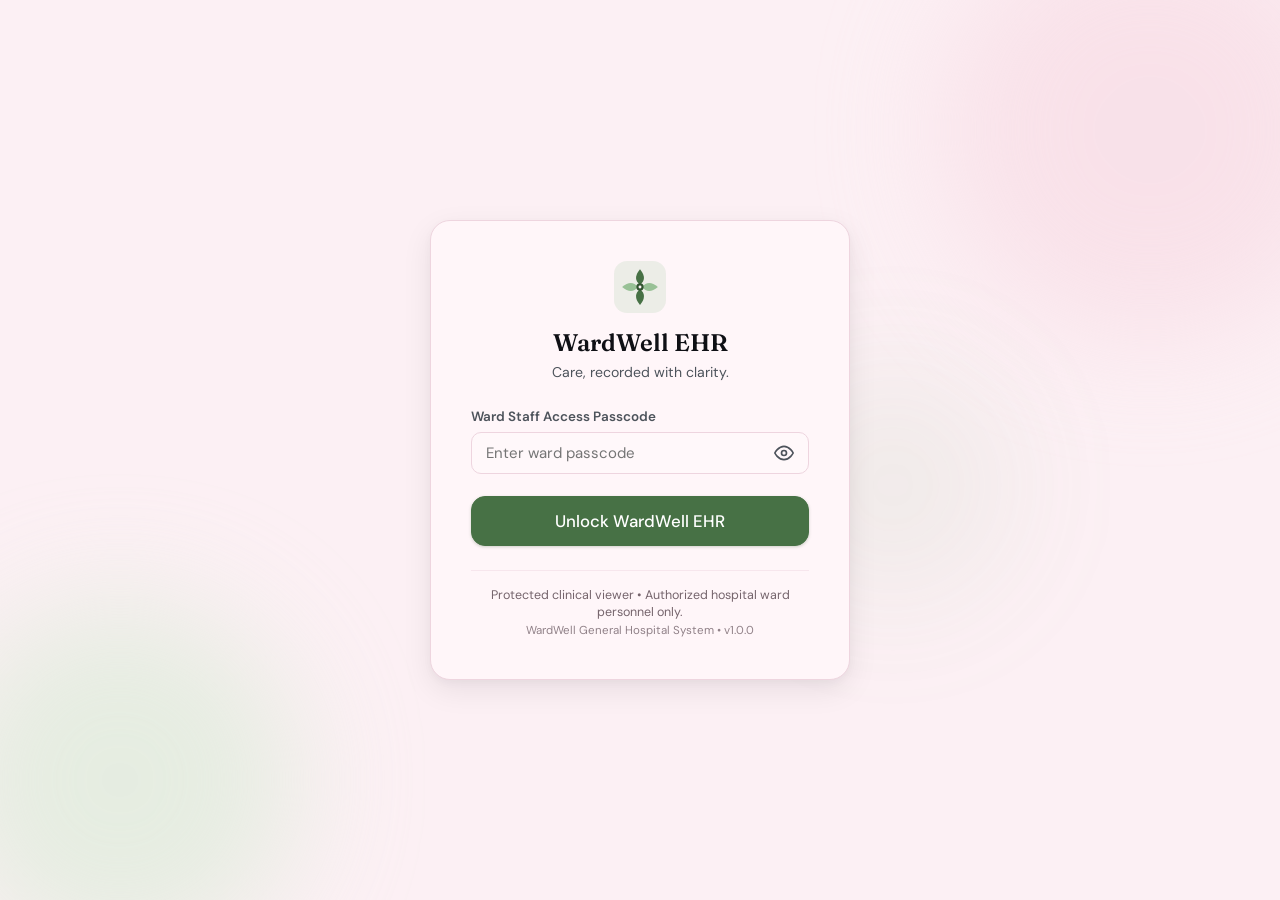
<file: index.html>
<!DOCTYPE html>
<html lang="en">
<head>
  <meta charset="UTF-8" />
  <meta name="viewport" content="width=device-width, initial-scale=1.0, maximum-scale=5.0, viewport-fit=cover" />
  <meta http-equiv="X-UA-Compatible" content="ie=edge" />

  <title>WardWell EHR — WardWell General Hospital</title>
  <meta name="description" content="WardWell EHR: A visual prototype Electronic Health Record system for hospital ward care documentation and management." />
  <meta name="theme-color" content="#3f603d" />

  <!-- Open Graph -->
  <meta property="og:title" content="WardWell EHR — Electronic Health Record Prototype" />
  <meta property="og:description" content="Care, recorded with clarity. Visual prototype EHR for WardWell General Hospital." />
  <meta property="og:type" content="website" />

  <!-- Favicon -->
  <link rel="icon" type="image/svg+xml" href="assets/favicon.svg" />

  <!-- Stylesheets -->
  <link rel="stylesheet" href="css/base.css?v=2.1" />
  <link rel="stylesheet" href="css/components.css?v=2.1" />
  <link rel="stylesheet" href="css/layout.css?v=2.1" />
  <link rel="stylesheet" href="css/forms.css?v=2.1" />
  <link rel="stylesheet" href="css/print.css?v=2.1" />
</head>
<body>
  <!-- Mount Root -->
  <div id="app"></div>

  <!-- Application Bootstrap -->
  <script type="module" src="js/app.js?v=2.1"></script>
</body>
</html>
</file>
<file: css/base.css>
/* WardWell EHR - Base Styles & Design Tokens */
@import url('https://fonts.googleapis.com/css2?family=DM+Sans:ital,opsz,wght@0,9..40,300..800;1,9..40,300..800&family=Fraunces:ital,opsz,wght@0,9..144,400..700;1,9..144,400..700&family=JetBrains+Mono:wght@400;500&display=swap');

:root {
  /* Core Brand Tokens */
  --blush: #f7d8e2;
  --cream: #fff6f9;
  --sage-light: #d7ebd5;
  --sage: #98c196;
  --ink: #0f1015;
  --mist: #f7e7ee;

  /* Derived & Accessible Semantic Tokens (Light Theme) */
  --sage-dark: #477145;       /* Pastel-harmonized sage for text & bold accents (passes AA) */
  --sage-darker: #325430;
  --sage-hover: #88b386;
  --sage-subtle: rgba(152, 193, 150, 0.18);
  --blush-subtle: rgba(247, 216, 226, 0.45);
  --blush-dark: #8c4258;

  /* Semantic UI State Tokens - Light Pastel Pink Surfaces */
  --bg-app: #fcf0f4;           /* Soft airy light pastel pink page backdrop */
  --bg-surface: #fff6f9;       /* Luminous light pastel pink surface replacing white */
  --bg-surface-elevated: #fffafc;
  --bg-input: #fff8fa;
  --bg-table-header: #fce4ec;
  --bg-table-zebra: #fdf4f7;
  --border-color: #eed5df;
  --border-light: #f7e6ed;
  --border-focus: #98c196;

  --text-primary: #0f1015;
  --text-secondary: #4d535b;
  --text-muted: #75646c;
  --text-inverse: #ffffff;

  /* Status Colors (Pastel clinical shades) */
  --status-admitted-bg: #ecf7ec;
  --status-admitted-text: #245e28;
  --status-admitted-border: #bfe3bc;
  --status-discharged-bg: #f4eaef;
  --status-discharged-text: #594d54;
  --status-discharged-border: #e6d3db;
  --status-fordischarge-bg: #fef7ec;
  --status-fordischarge-text: #925400;
  --status-fordischarge-border: #fbd38d;
  --status-critical-bg: #fde8e8;
  --status-critical-text: #9b1c1c;
  --status-critical-border: #f8b4b4;

  /* Shadows & Radii */
  --radius-sm: 6px;
  --radius-md: 10px;
  --radius-lg: 14px;
  --radius-xl: 20px;
  --radius-full: 9999px;

  --shadow-xs: 0 1px 2px rgba(15, 16, 21, 0.03);
  --shadow-sm: 0 1px 3px rgba(15, 16, 21, 0.05), 0 1px 2px rgba(15, 16, 21, 0.03);
  --shadow-md: 0 4px 14px rgba(15, 16, 21, 0.06), 0 1px 4px rgba(15, 16, 21, 0.02);
  --shadow-lg: 0 10px 30px rgba(15, 16, 21, 0.08), 0 3px 8px rgba(15, 16, 21, 0.03);
  --shadow-modal: 0 24px 50px rgba(15, 16, 21, 0.18), 0 6px 16px rgba(15, 16, 21, 0.08);

  /* Typography */
  --font-sans: 'DM Sans', -apple-system, BlinkMacSystemFont, 'Segoe UI', Roboto, Helvetica, Arial, sans-serif;
  --font-serif: 'Fraunces', Georgia, serif;
  --font-mono: 'JetBrains Mono', SFMono-Regular, Menlo, Monaco, Consolas, monospace;

  --transition-fast: 150ms cubic-bezier(0.4, 0, 0.2, 1);
  --transition-normal: 250ms cubic-bezier(0.4, 0, 0.2, 1);
  --transition-smooth: 350ms cubic-bezier(0.16, 1, 0.3, 1);
}

/* Reset */
*, *::before, *::after {
  box-sizing: border-box;
  margin: 0;
  padding: 0;
}

html {
  font-size: 16px;
  font-family: var(--font-sans);
  color: var(--text-primary);
  background-color: var(--bg-app);
  line-height: 1.5;
  -webkit-font-smoothing: antialiased;
  -moz-osx-font-smoothing: grayscale;
  scroll-behavior: smooth;
}

body {
  min-height: 100vh;
  display: flex;
  flex-direction: column;
  overflow-x: hidden;
  background-color: var(--bg-app);
  color: var(--text-primary);
}

/* Typography Scale */
h1, h2, h3, h4, h5, h6 {
  font-family: var(--font-serif);
  color: var(--text-primary);
  line-height: 1.25;
  font-weight: 600;
}

h1 { font-size: 1.85rem; }
h2 { font-size: 1.5rem; }
h3 { font-size: 1.25rem; }
h4 { font-size: 1.05rem; }

p, span, li, td, th, input, textarea, select, button {
  font-family: var(--font-sans);
}

a {
  color: var(--sage-dark);
  text-decoration: none;
  transition: color var(--transition-fast);
}
a:hover {
  text-decoration: underline;
}

button, input, select, textarea {
  font-size: 0.9375rem;
  color: inherit;
  outline: none;
}

button {
  cursor: pointer;
  border: none;
  background: none;
}

/* Visible Focus Outline for WCAG AA */
:focus-visible {
  outline: 2px solid var(--border-focus);
  outline-offset: 2px;
}

/* Accessibility: Reduced Motion */
@media (prefers-reduced-motion: reduce) {
  *, *::before, *::after {
    animation-duration: 0.01ms !important;
    animation-iteration-count: 1 !important;
    transition-duration: 0.01ms !important;
    scroll-behavior: auto !important;
  }
}

/* ==========================================================================
   MOBILE NATIVE BASELINE (Safe Area & Input Zoom Prevention)
   ========================================================================== */
@media (max-width: 768px) {
  /* Prevent iOS Safari unwanted auto-zoom when tapping inputs */
  input, select, textarea, .form-control {
    font-size: 16px !important;
  }

  /* Smooth native momentum scrolling */
  body {
    -webkit-overflow-scrolling: touch;
    overscroll-behavior-y: none;
  }
}
</file>
<file: css/components.css>
/* WardWell EHR - Component Library */

/* ==========================================================================
   BUTTONS
   ========================================================================== */
.btn {
  display: inline-flex;
  align-items: center;
  justify-content: center;
  gap: 0.5rem;
  min-height: 44px; /* Fitts's law target size */
  padding: 0.55rem 1.15rem;
  font-weight: 500;
  font-size: 0.9375rem;
  border-radius: var(--radius-md);
  border: 1px solid transparent;
  transition: all var(--transition-fast);
  white-space: nowrap;
  user-select: none;
  text-decoration: none;
}

.btn:active {
  transform: translateY(1px);
}

.btn:disabled {
  opacity: 0.55;
  cursor: not-allowed;
  transform: none;
}

/* Primary Button: Dark Sage background with white text (Contrast > 4.5:1 WCAG AA) */
.btn-primary {
  background-color: var(--sage-dark);
  color: #ffffff;
  border-color: var(--sage-dark);
  box-shadow: 0 1px 3px rgba(63, 96, 61, 0.25);
}

.btn-primary:hover:not(:disabled) {
  background-color: var(--sage-darker);
  border-color: var(--sage-darker);
}

/* Secondary Button */
.btn-secondary {
  background-color: var(--sage-subtle);
  color: var(--sage-dark);
  border-color: var(--sage-light);
}

.btn-secondary:hover:not(:disabled) {
  background-color: var(--sage-light);
  color: var(--ink);
}

/* Outline Button */
.btn-outline {
  background-color: transparent;
  color: var(--text-primary);
  border-color: var(--border-color);
}

.btn-outline:hover:not(:disabled) {
  background-color: var(--bg-surface-elevated);
  border-color: var(--sage);
}

/* Ghost Button */
.btn-ghost {
  background-color: transparent;
  color: var(--text-secondary);
}

.btn-ghost:hover:not(:disabled) {
  background-color: var(--sage-subtle);
  color: var(--text-primary);
}

/* Danger Button */
.btn-danger {
  background-color: var(--status-critical-bg);
  color: var(--status-critical-text);
  border-color: var(--status-critical-border);
}

.btn-danger:hover:not(:disabled) {
  background-color: #fbd5d5;
}

/* Button Sizes */
.btn-sm {
  min-height: 34px;
  padding: 0.35rem 0.75rem;
  font-size: 0.84rem;
  border-radius: var(--radius-sm);
}

.btn-lg {
  min-height: 50px;
  padding: 0.75rem 1.5rem;
  font-size: 1.05rem;
  border-radius: var(--radius-lg);
}

.btn-icon {
  width: 44px;
  height: 44px;
  min-height: 44px;
  padding: 0;
  border-radius: var(--radius-md);
}

.btn-icon.btn-sm {
  width: 34px;
  height: 34px;
  min-height: 34px;
}

/* ==========================================================================
   INPUTS & FORM CONTROLS
   ========================================================================== */
.form-group {
  display: flex;
  flex-direction: column;
  gap: 0.35rem;
  margin-bottom: 0.85rem;
}

.form-label {
  font-size: 0.84rem;
  font-weight: 600;
  color: var(--text-secondary);
  display: flex;
  align-items: center;
  gap: 0.25rem;
}

.form-label .required {
  color: var(--status-critical-text);
}

.form-control {
  width: 100%;
  min-height: 42px;
  padding: 0.55rem 0.85rem;
  background-color: var(--bg-input);
  border: 1px solid var(--border-color);
  border-radius: var(--radius-md);
  color: var(--text-primary);
  font-size: 0.9375rem;
  transition: border-color var(--transition-fast), box-shadow var(--transition-fast), background-color var(--transition-fast);
}

.form-control:focus {
  border-color: var(--border-focus);
  box-shadow: 0 0 0 3px var(--sage-subtle);
  background-color: var(--bg-surface);
}

.form-control:disabled, .form-control[readonly] {
  background-color: var(--mist);
  opacity: 0.85;
  cursor: default;
}

textarea.form-control {
  min-height: 80px;
  resize: vertical;
  line-height: 1.45;
}

select.form-control {
  appearance: none;
  background-image: url("data:image/svg+xml;charset=UTF-8,%3csvg xmlns='http://www.w3.org/2000/svg' viewBox='0 0 24 24' fill='none' stroke='%2352575e' stroke-width='2' stroke-linecap='round' stroke-linejoin='round'%3e%3cpolyline points='6 9 12 15 18 9'%3e%3c/polyline%3e%3c/svg%3e");
  background-repeat: no-repeat;
  background-position: right 0.75rem center;
  background-size: 1.1em;
  padding-right: 2.25rem;
}

/* Checkbox & Radio */
.checkbox-label, .radio-label {
  display: inline-flex;
  align-items: center;
  gap: 0.55rem;
  cursor: pointer;
  font-size: 0.9rem;
  color: var(--text-primary);
  user-select: none;
  min-height: 28px;
}

input[type="checkbox"], input[type="radio"] {
  width: 18px;
  height: 18px;
  accent-color: var(--sage-dark);
  cursor: pointer;
}

/* Error text */
.field-error {
  font-size: 0.78rem;
  color: var(--status-critical-text);
  display: none;
}
.has-error .field-error {
  display: block;
}
.has-error .form-control {
  border-color: var(--status-critical-border);
  background-color: var(--status-critical-bg);
}

/* ==========================================================================
   BADGES & STATUS
   ========================================================================== */
.badge {
  display: inline-flex;
  align-items: center;
  gap: 0.45rem;
  padding: 0.28rem 0.75rem;
  border-radius: var(--radius-full);
  font-size: 0.74rem;
  font-weight: 700;
  letter-spacing: 0.04em;
  text-transform: uppercase;
  white-space: nowrap;
  flex-shrink: 0;
  line-height: 1.1;
  border: 1px solid transparent;
  box-shadow: 0 1px 2px rgba(15, 16, 21, 0.04);
}

.badge::before {
  content: '';
  display: inline-block;
  width: 6px;
  height: 6px;
  border-radius: 50%;
  flex-shrink: 0;
  background-color: currentColor;
}

.badge-admitted {
  background-color: var(--status-admitted-bg);
  color: var(--status-admitted-text);
  border-color: var(--status-admitted-border);
}

.badge-discharged {
  background-color: var(--status-discharged-bg);
  color: var(--status-discharged-text);
  border-color: var(--status-discharged-border);
}

.badge-fordischarge {
  background-color: var(--status-fordischarge-bg);
  color: var(--status-fordischarge-text);
  border-color: var(--status-fordischarge-border);
}

.badge-abnormal {
  background-color: var(--status-critical-bg);
  color: var(--status-critical-text);
  border: 1px solid var(--status-critical-border);
}

.badge-tag {
  background-color: var(--sage-subtle);
  color: var(--sage-dark);
  font-size: 0.75rem;
  padding: 0.2rem 0.5rem;
  border-radius: var(--radius-sm);
  font-weight: 500;
  text-transform: none;
}

/* ==========================================================================
   STAT CARDS
   ========================================================================== */
.stats-grid {
  display: grid;
  grid-template-columns: repeat(auto-fit, minmax(200px, 1fr));
  gap: 1rem;
  margin-bottom: 1.5rem;
}

.stat-card {
  background-color: var(--bg-surface);
  border: 1px solid var(--border-color);
  border-radius: var(--radius-lg);
  padding: 1.25rem 1.5rem;
  display: flex;
  flex-direction: column;
  gap: 0.25rem;
  box-shadow: var(--shadow-sm);
  transition: transform var(--transition-fast), box-shadow var(--transition-fast);
}

.stat-card:hover {
  transform: translateY(-2px);
  box-shadow: var(--shadow-md);
}

.stat-label {
  font-size: 0.82rem;
  font-weight: 600;
  color: var(--text-secondary);
  text-transform: uppercase;
  letter-spacing: 0.05em;
}

.stat-value {
  font-family: var(--font-serif);
  font-size: 2.2rem;
  font-weight: 700;
  color: var(--text-primary);
  line-height: 1.1;
}

.stat-card.accent {
  background: linear-gradient(135deg, var(--bg-surface), var(--sage-subtle));
  border-color: var(--sage-light);
}

/* ==========================================================================
   CLINICAL TABLES
   ========================================================================== */
.table-responsive {
  width: 100%;
  overflow-x: auto;
  border-radius: var(--radius-md);
  border: 1px solid var(--border-color);
  background-color: var(--bg-surface);
  -webkit-overflow-scrolling: touch;
}

.data-table {
  width: 100%;
  border-collapse: collapse;
  text-align: left;
  font-size: 0.88rem;
}

.data-table th {
  background-color: var(--bg-table-header);
  color: var(--text-primary);
  font-weight: 600;
  padding: 0.75rem 1rem;
  border-bottom: 1px solid var(--border-color);
  white-space: nowrap;
}

.data-table td {
  padding: 0.85rem 1rem;
  border-bottom: 1px solid var(--border-light);
  color: var(--text-primary);
  vertical-align: middle;
}

.data-table tr:last-child td {
  border-bottom: none;
}

.data-table tr:hover td {
  background-color: var(--blush-subtle);
}

.data-table .highlight {
  background-color: #fff3bf;
  color: #111;
  padding: 0.1em 0.3em;
  border-radius: 2px;
  font-weight: 600;
}

/* Specific Clinical Columns & Truncation */
.data-table .col-doctor {
  max-width: 175px;
  overflow: hidden;
  text-overflow: ellipsis;
  white-space: nowrap;
}

.data-table .col-diagnosis {
  max-width: 195px;
  overflow: hidden;
  text-overflow: ellipsis;
  white-space: nowrap;
}

/* Status Column: Centered */
.data-table th.col-status,
.data-table td.col-status {
  text-align: center;
  white-space: nowrap;
}

.data-table td.col-status .badge {
  margin: 0 auto;
}

/* Actions Column: Centered */
.data-table th.col-actions,
.data-table td.col-actions {
  text-align: center;
  white-space: nowrap;
  padding: 0.75rem 1rem;
  width: 90px;
}

.row-actions-cluster {
  display: inline-flex;
  align-items: center;
  justify-content: center;
  gap: 0.25rem;
  margin: 0 auto;
}
}

.row-actions-cluster .btn-icon {
  width: 30px;
  height: 30px;
  border-radius: var(--radius-sm);
  color: var(--text-secondary);
  transition: all var(--transition-fast);
}

.row-actions-cluster .action-btn-chart:hover {
  background-color: var(--sage-subtle);
  color: var(--sage-dark);
}

.row-actions-cluster .edit-patient-btn:hover {
  background-color: #f0f4f8;
  color: #1a56db;
}

.row-actions-cluster .del-patient-btn:hover {
  background-color: var(--status-critical-bg);
  color: var(--status-critical-text);
}

/* ==========================================================================
   MODALS & CONFIRM DIALOGS
   ========================================================================== */
.modal-backdrop {
  position: fixed;
  inset: 0;
  background-color: rgba(15, 16, 21, 0.6);
  backdrop-filter: blur(4px);
  display: flex;
  align-items: center;
  justify-content: center;
  padding: 1rem;
  z-index: 1000;
  opacity: 0;
  visibility: hidden;
  transition: opacity var(--transition-normal), visibility var(--transition-normal);
}

.modal-backdrop.active {
  opacity: 1;
  visibility: visible;
}

.modal-container {
  background-color: var(--bg-surface);
  border-radius: var(--radius-lg);
  box-shadow: var(--shadow-modal);
  border: 1px solid var(--border-color);
  width: 100%;
  max-width: 600px;
  max-height: 90vh;
  display: flex;
  flex-direction: column;
  transform: translateY(20px) scale(0.97);
  transition: transform var(--transition-smooth);
  overflow: hidden;
}

.modal-backdrop.active .modal-container {
  transform: translateY(0) scale(1);
}

.modal-container.modal-lg {
  max-width: 860px;
}

.modal-container.modal-xl {
  max-width: 1100px;
}

.modal-header {
  padding: 1.15rem 1.5rem;
  display: flex;
  align-items: center;
  justify-content: space-between;
  border-bottom: 1px solid var(--border-light);
}

.modal-title {
  font-size: 1.25rem;
  font-family: var(--font-serif);
}

.modal-body {
  padding: 1.5rem;
  overflow-y: auto;
  flex: 1;
}

.modal-footer {
  padding: 1rem 1.5rem;
  border-top: 1px solid var(--border-light);
  display: flex;
  align-items: center;
  justify-content: flex-end;
  gap: 0.75rem;
  background-color: var(--bg-app);
}

/* ==========================================================================
   TOAST NOTIFICATIONS
   ========================================================================== */
.toast-container {
  position: fixed;
  bottom: 1.5rem;
  right: 1.5rem;
  display: flex;
  flex-direction: column;
  gap: 0.65rem;
  z-index: 2000;
  max-width: 420px;
  width: calc(100vw - 3rem);
  pointer-events: none;
}

.toast {
  pointer-events: auto;
  background-color: var(--bg-surface-elevated);
  color: var(--text-primary);
  border-radius: var(--radius-md);
  border: 1px solid var(--border-color);
  box-shadow: var(--shadow-lg);
  padding: 0.85rem 1rem;
  display: flex;
  align-items: flex-start;
  gap: 0.75rem;
  transform: translateY(20px);
  opacity: 0;
  transition: transform var(--transition-normal), opacity var(--transition-normal);
}

.toast.show {
  transform: translateY(0);
  opacity: 1;
}

.toast-icon {
  flex-shrink: 0;
  width: 20px;
  height: 20px;
  margin-top: 2px;
}

.toast-content {
  flex: 1;
  font-size: 0.88rem;
  line-height: 1.4;
}

.toast-title {
  font-weight: 600;
  margin-bottom: 0.15rem;
}

.toast-close {
  flex-shrink: 0;
  opacity: 0.6;
  padding: 2px;
}
.toast-close:hover {
  opacity: 1;
}

.toast-undo-btn {
  margin-left: 0.5rem;
  font-weight: 700;
  color: var(--sage-dark);
  text-decoration: underline;
  cursor: pointer;
  background: none;
  border: none;
  font-size: 0.85rem;
}

.toast-success .toast-icon { color: var(--sage-dark); }
.toast-error .toast-icon { color: var(--status-critical-text); }
.toast-warning .toast-icon { color: var(--status-fordischarge-text); }
.toast-info .toast-icon { color: var(--sage); }

/* ==========================================================================
   SKELETON LOADERS
   ========================================================================== */
.skeleton {
  background: linear-gradient(90deg, var(--border-light) 25%, var(--mist) 50%, var(--border-light) 75%);
  background-size: 200% 100%;
  animation: skeleton-pulse 1.5s infinite;
  border-radius: var(--radius-sm);
}

@keyframes skeleton-pulse {
  0% { background-position: 200% 0; }
  100% { background-position: -200% 0; }
}

/* ==========================================================================
   AVATAR INITIALS
   ========================================================================== */
.avatar {
  width: 40px;
  height: 40px;
  border-radius: 50%;
  display: inline-flex;
  align-items: center;
  justify-content: center;
  font-weight: 600;
  font-size: 0.88rem;
  background-color: var(--sage-light);
  color: var(--sage-darker);
  flex-shrink: 0;
}

/* ==========================================================================
   MOBILE NATIVE COMPONENTS (Bottom Sheet Modals & Mobile Touch Ergonomics)
   ========================================================================== */
@media (max-width: 600px) {
  /* Modals as Native Slide-Up Bottom Sheets */
  .modal-backdrop {
    align-items: flex-end;
    padding: 0;
  }

  .modal-container {
    max-width: 100% !important;
    width: 100%;
    max-height: 88vh;
    border-radius: 22px 22px 0 0;
    border-bottom: none;
    border-left: none;
    border-right: none;
    padding-bottom: max(1.25rem, env(safe-area-inset-bottom, 1.25rem));
    transform: translateY(100%);
    transition: transform var(--transition-smooth);
    box-shadow: 0 -8px 30px rgba(15, 16, 21, 0.18);
  }

  .modal-backdrop.active .modal-container {
    transform: translateY(0);
  }

  /* Native Drag Handle Indicator */
  .modal-container::before {
    content: '';
    display: block;
    width: 42px;
    height: 4.5px;
    background-color: var(--border-color);
    border-radius: var(--radius-full);
    margin: 10px auto 4px;
    flex-shrink: 0;
  }

  .modal-header {
    padding: 0.75rem 1.25rem 0.65rem;
  }

  .modal-body {
    padding: 1rem 1.25rem;
    overflow-y: auto;
    -webkit-overflow-scrolling: touch;
  }

  .modal-footer {
    padding: 0.85rem 1.25rem;
    flex-direction: column-reverse;
    gap: 0.5rem;
  }

  .modal-footer .btn {
    width: 100%;
    min-height: 46px;
    justify-content: center;
    font-size: 0.95rem;
  }

  /* Safe Area Anchored Toasts */
  .toast-container {
    bottom: max(1rem, env(safe-area-inset-bottom, 1rem));
    right: 1rem;
    left: 1rem;
    width: auto;
    max-width: none;
    align-items: center;
  }

  .toast {
    width: 100%;
    max-width: 440px;
    border-radius: var(--radius-md);
  }
}
</file>
<file: css/layout.css>
/* WardWell EHR - Layout and Responsive Structure */

/* ==========================================================================
   APP SHELL
   ========================================================================== */
#app {
  min-height: 100vh;
  display: flex;
  flex-direction: column;
}

/* Header */
.app-header {
  position: sticky;
  top: 0;
  z-index: 100;
  background-color: var(--bg-surface);
  border-bottom: 1px solid var(--border-color);
  padding: 0.75rem 1.5rem;
  display: flex;
  align-items: center;
  justify-content: space-between;
  gap: 1rem;
  box-shadow: var(--shadow-sm);
}

.brand-wrapper {
  display: flex;
  align-items: center;
  gap: 0.75rem;
  cursor: pointer;
  text-decoration: none;
}

.brand-logo-img {
  height: 38px;
  width: auto;
}

.header-actions {
  display: flex;
  align-items: center;
  gap: 0.5rem;
}

/* ==========================================================================
   LOGIN SCREEN
   ========================================================================== */
.login-screen {
  position: fixed;
  inset: 0;
  z-index: 1000;
  background-color: var(--bg-app);
  display: flex;
  align-items: center;
  justify-content: center;
  padding: 1.5rem;
  overflow: hidden;
}

/* Subtle animated background shapes using palette */
.login-bg-shapes {
  position: absolute;
  inset: 0;
  overflow: hidden;
  pointer-events: none;
}

.login-shape {
  position: absolute;
  border-radius: 50%;
  filter: blur(60px);
  opacity: 0.6;
  animation: float-shape 14s ease-in-out infinite alternate;
}

.shape-1 {
  width: 420px;
  height: 420px;
  background-color: var(--blush);
  top: -80px;
  right: -80px;
}

.shape-2 {
  width: 360px;
  height: 360px;
  background-color: var(--sage-light);
  bottom: -60px;
  left: -60px;
  animation-duration: 18s;
  animation-direction: alternate-reverse;
}

.shape-3 {
  width: 250px;
  height: 250px;
  background-color: var(--sage-subtle);
  top: 40%;
  left: 60%;
  animation-duration: 22s;
}

@keyframes float-shape {
  0% { transform: translate(0, 0) scale(1); }
  50% { transform: translate(30px, -20px) scale(1.05); }
  100% { transform: translate(-20px, 30px) scale(0.95); }
}

.login-card {
  position: relative;
  z-index: 2;
  background-color: var(--bg-surface);
  border: 1px solid var(--border-color);
  border-radius: var(--radius-xl);
  box-shadow: var(--shadow-lg);
  padding: 2.5rem;
  width: 100%;
  max-width: 420px;
  display: flex;
  flex-direction: column;
  gap: 1.5rem;
  text-align: center;
  transition: transform var(--transition-fast);
}

.login-card.shake {
  animation: shake 0.4s cubic-bezier(0.36, 0.07, 0.19, 0.97) both;
}

@keyframes shake {
  10%, 90% { transform: translate3d(-2px, 0, 0); }
  20%, 80% { transform: translate3d(4px, 0, 0); }
  30%, 50%, 70% { transform: translate3d(-6px, 0, 0); }
  40%, 60% { transform: translate3d(6px, 0, 0); }
}

.login-logo {
  margin: 0 auto;
  height: 52px;
}

.login-header h1 {
  font-size: 1.5rem;
  margin-top: 0.5rem;
  color: var(--text-primary);
}

.login-header p {
  color: var(--text-secondary);
  font-size: 0.88rem;
  margin-top: 0.25rem;
}

.password-input-wrap {
  position: relative;
  display: flex;
  align-items: center;
}

.password-input-wrap input {
  padding-right: 2.75rem;
}

.pwd-toggle-btn {
  position: absolute;
  right: 0.5rem;
  width: 34px;
  height: 34px;
  display: flex;
  align-items: center;
  justify-content: center;
  color: var(--text-secondary);
  border-radius: var(--radius-sm);
}

.pwd-toggle-btn:hover {
  color: var(--text-primary);
}

/* ==========================================================================
   PATIENT LIST VIEW
   ========================================================================== */
.main-container {
  flex: 1;
  max-width: 1360px;
  width: 100%;
  margin: 0 auto;
  padding: 1.5rem;
}

.list-header-row {
  display: flex;
  align-items: center;
  justify-content: space-between;
  flex-wrap: wrap;
  gap: 1rem;
  margin-bottom: 1.5rem;
}

.search-filters-bar {
  display: flex;
  flex-wrap: wrap;
  gap: 0.75rem;
  align-items: center;
  justify-content: space-between;
  margin-bottom: 1.25rem;
  background-color: var(--bg-surface);
  padding: 0.85rem 1rem;
  border-radius: var(--radius-lg);
  border: 1px solid var(--border-color);
  box-shadow: var(--shadow-sm);
}

.search-input-wrap {
  position: relative;
  flex: 1;
  min-width: 260px;
}

.search-icon {
  position: absolute;
  left: 0.85rem;
  top: 50%;
  transform: translateY(-50%);
  color: var(--text-muted);
  pointer-events: none;
}

.search-input-wrap input {
  padding-left: 2.5rem;
  padding-right: 3rem;
  height: 42px;
}

.search-shortcut-hint {
  position: absolute;
  right: 0.85rem;
  top: 50%;
  transform: translateY(-50%);
  padding: 0.15rem 0.4rem;
  border-radius: var(--radius-sm);
  background-color: var(--mist);
  color: var(--text-muted);
  font-size: 0.75rem;
  font-family: var(--font-mono);
  pointer-events: none;
  border: 1px solid var(--border-color);
}

.filter-tabs {
  display: flex;
  gap: 0.25rem;
  background-color: var(--mist);
  padding: 3px;
  border-radius: var(--radius-md);
}

.filter-tab-btn {
  padding: 0.4rem 0.85rem;
  font-size: 0.82rem;
  font-weight: 600;
  border-radius: var(--radius-sm);
  color: var(--text-secondary);
  transition: all var(--transition-fast);
}

.filter-tab-btn.active {
  background-color: var(--bg-surface);
  color: var(--text-primary);
  box-shadow: var(--shadow-sm);
}

.sort-select-wrap {
  display: flex;
  align-items: center;
  gap: 0.5rem;
}

/* Patient cards on mobile */
.patient-cards-mobile {
  display: none;
  flex-direction: column;
  gap: 0.85rem;
}

.patient-card-item {
  background-color: var(--bg-surface);
  border: 1px solid var(--border-color);
  border-radius: var(--radius-md);
  padding: 1rem;
  display: flex;
  flex-direction: column;
  gap: 0.75rem;
  box-shadow: var(--shadow-sm);
}

.card-top {
  display: flex;
  align-items: center;
  justify-content: space-between;
  gap: 0.75rem;
}

.card-patient-info {
  display: flex;
  align-items: center;
  gap: 0.75rem;
}

.card-actions {
  display: flex;
  gap: 0.5rem;
  border-top: 1px solid var(--border-light);
  padding-top: 0.65rem;
  justify-content: flex-end;
}

/* Pagination */
.pagination-bar {
  display: flex;
  align-items: center;
  justify-content: space-between;
  margin-top: 1.25rem;
  padding: 0.5rem 0;
  flex-wrap: wrap;
  gap: 0.75rem;
}

.pagination-controls {
  display: flex;
  align-items: center;
  gap: 0.35rem;
}

/* ==========================================================================
   PATIENT RECORD VIEW (CHART)
   ========================================================================== */
/* Sticky Patient Banner */
.patient-banner {
  position: sticky;
  top: 57px;
  z-index: 90;
  background: linear-gradient(180deg, var(--bg-surface) 0%, var(--bg-app) 100%);
  border-bottom: 2px solid var(--border-color);
  padding: 0.95rem 1.75rem;
  display: flex;
  align-items: center;
  justify-content: space-between;
  flex-wrap: wrap;
  gap: 1.25rem;
  box-shadow: 0 2px 10px rgba(15, 16, 21, 0.04);
}

.patient-banner-main {
  display: flex;
  align-items: center;
  gap: 1.15rem;
}

.banner-name {
  font-family: var(--font-serif);
  font-size: 1.4rem;
  font-weight: 700;
  color: var(--text-primary);
  display: flex;
  align-items: center;
  flex-wrap: wrap;
  gap: 0.75rem;
}

.banner-sub {
  font-size: 0.86rem;
  color: var(--text-secondary);
  display: flex;
  align-items: center;
  gap: 1.25rem;
  flex-wrap: wrap;
  margin-top: 0.15rem;
}

.allergy-pill {
  background-color: #fde8e8;
  color: #9b1c1c;
  border: 1px solid #f8b4b4;
  padding: 0.2rem 0.6rem;
  border-radius: var(--radius-sm);
  font-weight: 700;
  font-size: 0.78rem;
  display: inline-flex;
  align-items: center;
  gap: 0.35rem;
}

.banner-actions {
  display: flex;
  align-items: center;
  gap: 0.5rem;
}

/* Chart Workspace Layout: Sidebar + Main Content */
.chart-workspace {
  display: grid;
  grid-template-columns: 280px 1fr;
  min-height: calc(100vh - 120px);
}

/* Forms Sidebar */
.chart-sidebar {
  background-color: var(--bg-surface);
  border-right: 1px solid var(--border-color);
  padding: 1.25rem 0.75rem;
  display: flex;
  flex-direction: column;
  gap: 0.35rem;
  position: sticky;
  top: 120px;
  height: calc(100vh - 120px);
  overflow-y: auto;
}

.sidebar-title {
  font-size: 0.75rem;
  text-transform: uppercase;
  letter-spacing: 0.08em;
  font-weight: 700;
  color: var(--text-muted);
  padding: 0.25rem 0.75rem 0.5rem;
}

.form-nav-item {
  display: flex;
  align-items: center;
  justify-content: space-between;
  padding: 0.65rem 0.85rem;
  border-radius: var(--radius-md);
  font-size: 0.875rem;
  font-weight: 500;
  color: var(--text-secondary);
  cursor: pointer;
  transition: all var(--transition-fast);
  text-decoration: none;
}

.form-nav-item:hover {
  background-color: var(--blush-subtle);
  color: var(--text-primary);
  text-decoration: none;
}

.form-nav-item.active {
  background-color: var(--sage-subtle);
  color: var(--sage-dark);
  font-weight: 600;
}

.form-nav-left {
  display: flex;
  align-items: center;
  gap: 0.65rem;
  overflow: hidden;
  text-overflow: ellipsis;
  white-space: nowrap;
}

.form-nav-num {
  font-family: var(--font-mono);
  font-size: 0.78rem;
  color: var(--text-muted);
  width: 18px;
}

.completion-indicator {
  width: 8px;
  height: 8px;
  border-radius: 50%;
  background-color: var(--mist);
  border: 1px solid var(--border-color);
  flex-shrink: 0;
}

.completion-indicator.completed {
  background-color: var(--sage);
  border-color: var(--sage-dark);
}

/* Mobile Form Navigation Dock & Sheet (hidden on desktop) */
.mobile-form-nav-container,
.mobile-forms-sheet-backdrop {
  display: none !important;
}

.mobile-form-tabs {
  display: none !important;
  overflow-x: auto;
  white-space: nowrap;
  background-color: var(--bg-surface);
  border-bottom: 1px solid var(--border-color);
  padding: 0.5rem 0.75rem;
  gap: 0.5rem;
  -webkit-overflow-scrolling: touch;
}

.mobile-tab-btn {
  display: inline-flex;
  align-items: center;
  gap: 0.4rem;
  padding: 0.45rem 0.85rem;
  border-radius: var(--radius-full);
  font-size: 0.84rem;
  font-weight: 500;
  background-color: var(--mist);
  color: var(--text-secondary);
  border: 1px solid var(--border-color);
}

.mobile-tab-btn.active {
  background-color: var(--sage-dark);
  color: #ffffff;
  border-color: var(--sage-dark);
}

/* Chart Content Stage */
.chart-content {
  padding: 1.5rem 2rem;
  background-color: var(--bg-app);
  overflow-y: auto;
}

.breadcrumbs {
  display: flex;
  align-items: center;
  gap: 0.5rem;
  font-size: 0.84rem;
  color: var(--text-muted);
  margin-bottom: 1rem;
}

.breadcrumbs a {
  color: var(--text-secondary);
}

.breadcrumbs span.current {
  color: var(--text-primary);
  font-weight: 600;
}

/* Form Action Bar */
.form-action-bar {
  display: flex;
  align-items: center;
  justify-content: space-between;
  flex-wrap: wrap;
  gap: 0.75rem;
  margin-bottom: 1.25rem;
  padding: 0.75rem 1.25rem;
  background-color: var(--bg-surface);
  border-radius: var(--radius-lg);
  border: 1px solid var(--border-color);
  box-shadow: var(--shadow-sm);
  transition: all var(--transition-fast);
}

.form-action-bar.editing-active {
  border-color: var(--sage);
  background-color: #fcfdfb;
  box-shadow: 0 2px 8px rgba(63, 96, 61, 0.08);
}

.form-action-left {
  display: flex;
  align-items: center;
  gap: 0.85rem;
}

.form-mode-badge {
  display: inline-flex;
  align-items: center;
  gap: 0.4rem;
  font-size: 0.78rem;
  padding: 0.25rem 0.65rem;
  border-radius: var(--radius-full);
  font-weight: 700;
  letter-spacing: 0.04em;
  text-transform: uppercase;
  transition: all var(--transition-fast);
}

.form-mode-badge.badge-view {
  background-color: var(--mist);
  color: var(--text-secondary);
  border: 1px solid var(--border-light);
}

.form-mode-badge.badge-edit {
  background-color: #fff4e0;
  color: #925400;
  border: 1px solid #ffd591;
}

.form-mode-badge.badge-edit::before {
  content: '';
  display: inline-block;
  width: 7px;
  height: 7px;
  border-radius: 50%;
  background-color: #d46b08;
  animation: pulse-dot 1.4s infinite ease-in-out;
}

@keyframes pulse-dot {
  0%, 100% { transform: scale(0.9); opacity: 0.7; }
  50% { transform: scale(1.3); opacity: 1; }
}

.draft-status-indicator {
  font-size: 0.82rem;
  color: var(--text-muted);
  display: flex;
  align-items: center;
  gap: 0.35rem;
}

/* ==========================================================================
   PRINT PREVIEW TOOLBAR
   ========================================================================== */
.print-preview-toolbar {
  position: sticky;
  top: 57px;
  z-index: 100;
  background-color: var(--bg-surface);
  border-bottom: 2px solid var(--border-color);
  padding: 0.75rem 1.5rem;
  display: flex;
  align-items: center;
  justify-content: space-between;
  gap: 1rem;
  box-shadow: var(--shadow-sm);
  transition: all var(--transition-fast);
}

.print-toolbar-left,
.print-toolbar-right {
  display: flex;
  align-items: center;
  flex-shrink: 0;
}

.print-toolbar-center {
  flex: 1;
  min-width: 0;
  display: flex;
  align-items: center;
  justify-content: center;
  gap: 0.65rem;
  font-size: 0.92rem;
  color: var(--text-primary);
  text-align: center;
}

.print-doc-badge {
  display: inline-flex;
  align-items: center;
  gap: 0.45rem;
}

.print-doc-name {
  font-weight: 700;
  color: var(--text-primary);
}

.print-doc-count {
  font-size: 0.72rem;
  font-weight: 700;
  color: var(--sage-dark);
  background-color: var(--sage-subtle);
  border: 1px solid var(--sage-light);
  padding: 0.1rem 0.5rem;
  border-radius: var(--radius-full);
}

.print-doc-patient {
  color: var(--text-secondary);
}

.print-patient-name {
  font-weight: 600;
}

.print-toolbar-back-btn,
.print-toolbar-print-btn {
  display: inline-flex;
  align-items: center;
  gap: 0.4rem;
  font-weight: 600;
  white-space: nowrap;
}

.btn-text-desktop {
  display: inline !important;
}

.btn-text-mobile {
  display: none !important;
}

/* ==========================================================================
   RESPONSIVE MEDIA QUERIES (Mobile Native Experience)
   ========================================================================== */
@media (max-width: 1024px) {
  .chart-workspace {
    grid-template-columns: 240px 1fr;
  }
  .chart-content {
    padding: 1rem 1.25rem;
  }
}

@media (max-width: 768px) {
  /* Safe-area aware Header */
  .app-header {
    padding: max(0.65rem, env(safe-area-inset-top, 0.65rem)) 1rem 0.65rem;
  }
  .brand-logo-img {
    height: 32px;
  }
  .main-container {
    padding: 0.85rem;
  }

  /* Compact 2x2 Stats Dashboard Grid */
  .stats-grid {
    grid-template-columns: repeat(2, 1fr) !important;
    gap: 0.65rem;
    margin-bottom: 1.25rem;
  }
  .stat-card {
    padding: 0.75rem 0.85rem;
  }
  .stat-value {
    font-size: 1.45rem;
  }
  .stat-label {
    font-size: 0.72rem;
  }

  /* Full-width Add Patient Button */
  .list-header-row {
    flex-direction: column;
    align-items: stretch;
    gap: 0.85rem;
  }
  #btn-add-patient {
    width: 100%;
    min-height: 46px;
    justify-content: center;
    font-weight: 600;
  }

  /* Search & Filters */
  .search-filters-bar {
    flex-direction: column;
    align-items: stretch;
    gap: 0.75rem;
    padding: 0.85rem;
    width: 100%;
    max-width: 100%;
    box-sizing: border-box;
    overflow: hidden;
  }
  .search-input-wrap {
    width: 100% !important;
    min-width: 0 !important;
    max-width: 100% !important;
    box-sizing: border-box;
  }
  .search-input-wrap input {
    width: 100% !important;
    max-width: 100% !important;
    box-sizing: border-box !important;
    padding-right: 1rem !important;
  }
  .search-shortcut-hint {
    display: none !important;
  }
  .filter-tabs {
    display: flex;
    overflow-x: auto;
    white-space: nowrap;
    padding: 4px;
    gap: 0.4rem;
    width: 100%;
    max-width: 100%;
    box-sizing: border-box;
    -webkit-overflow-scrolling: touch;
    scrollbar-width: none;
  }
  .filter-tabs::-webkit-scrollbar {
    display: none;
  }
  .filter-tab-btn {
    flex-shrink: 0 !important;
    white-space: nowrap !important;
    padding: 0.4rem 0.85rem;
    font-size: 0.82rem;
  }
  .sort-select-wrap {
    width: 100%;
    display: flex;
    align-items: center;
    justify-content: space-between;
    gap: 0.65rem;
    box-sizing: border-box;
  }
  .sort-select-wrap select {
    flex: 1;
    max-width: 100%;
    min-height: 42px;
  }

  /* Chart Workspace & Navigation */
  .chart-workspace {
    grid-template-columns: 1fr;
    min-height: auto;
  }
  .chart-sidebar {
    display: none;
  }
  .chart-content {
    padding: 0.85rem 0.5rem calc(105px + env(safe-area-inset-bottom, 0px)) !important;
  }

  /* Sticky Bottom Mobile Form Navigation Dock */
  .mobile-form-nav-container {
    display: flex !important;
    flex-direction: column;
    gap: 0.35rem;
    background-color: rgba(255, 246, 249, 0.98);
    backdrop-filter: blur(12px);
    -webkit-backdrop-filter: blur(12px);
    border-top: 1px solid var(--border-color);
    border-bottom: none;
    padding: 0.45rem 0.75rem calc(0.45rem + env(safe-area-inset-bottom, 0px));
    position: fixed;
    bottom: 0;
    left: 0;
    right: 0;
    top: auto;
    z-index: 95;
    box-shadow: 0 -4px 18px rgba(15, 16, 21, 0.08);
  }

  .mobile-form-tabs {
    display: flex !important;
    overflow-x: auto;
    white-space: nowrap;
    gap: 0.4rem;
    padding: 0.15rem 0.1rem;
    -webkit-overflow-scrolling: touch;
    scroll-snap-type: x mandatory;
    scrollbar-width: none;
  }
  .mobile-form-tabs::-webkit-scrollbar {
    display: none;
  }
  .mobile-tab-btn {
    scroll-snap-align: center;
    flex-shrink: 0;
    height: 30px;
    min-height: 30px;
    padding: 0.2rem 0.65rem;
    font-size: 0.78rem;
    font-weight: 600;
    border-radius: var(--radius-full);
    display: inline-flex;
    align-items: center;
    gap: 0.35rem;
    background-color: var(--mist);
    color: var(--text-secondary);
    border: 1px solid var(--border-color);
    text-decoration: none;
    transition: all var(--transition-fast);
  }
  .mobile-tab-btn.active {
    background-color: var(--sage);
    color: #ffffff;
    border-color: var(--sage-dark);
    box-shadow: 0 1px 4px rgba(63, 96, 61, 0.25);
  }

  .mobile-form-bottom-toolbar {
    display: flex;
    align-items: center;
    justify-content: space-between;
    gap: 0.5rem;
    width: 100%;
  }

  .mobile-nav-step-btn {
    height: 42px;
    min-height: 42px;
    min-width: 76px;
    padding: 0 0.85rem;
    border-radius: var(--radius-md);
    font-size: 0.84rem;
    font-weight: 600;
    display: inline-flex;
    align-items: center;
    justify-content: center;
    gap: 0.35rem;
    flex-shrink: 0;
    cursor: pointer;
    transition: all var(--transition-fast);
    touch-action: manipulation;
  }
  .mobile-nav-prev {
    background-color: var(--bg-surface);
    border: 1px solid var(--border-color);
    color: var(--text-primary);
  }
  .mobile-nav-prev:active:not(:disabled) {
    background-color: var(--mist);
  }
  .mobile-nav-next {
    background-color: var(--sage);
    border: 1px solid var(--sage-dark);
    color: #ffffff;
    box-shadow: 0 1px 4px rgba(63, 96, 61, 0.2);
  }
  .mobile-nav-next:active:not(:disabled) {
    background-color: var(--sage-dark);
  }
  .mobile-nav-step-btn:disabled {
    opacity: 0.35 !important;
    cursor: not-allowed !important;
    pointer-events: none !important;
    box-shadow: none !important;
  }

  .mobile-form-select-wrap {
    position: relative;
    flex: 1;
    min-width: 0;
    display: flex;
    align-items: center;
  }

  .mobile-bottom-form-trigger {
    width: 100%;
    height: 42px;
    min-height: 42px;
    padding: 0 0.65rem;
    border-radius: var(--radius-md);
    border: 1px solid var(--border-color);
    background-color: var(--mist);
    display: flex;
    align-items: center;
    justify-content: space-between;
    gap: 0.45rem;
    cursor: pointer;
    transition: all var(--transition-fast);
    touch-action: manipulation;
  }
  .mobile-bottom-form-trigger:active {
    background-color: #eaf0e9;
    border-color: var(--sage);
  }

  .mobile-trigger-counter {
    font-size: 0.72rem;
    font-weight: 700;
    color: var(--sage-dark);
    background: var(--bg-surface-elevated);
    border: 1px solid var(--border-color);
    padding: 0.12rem 0.35rem;
    border-radius: var(--radius-sm);
    flex-shrink: 0;
  }

  .mobile-trigger-title {
    flex: 1;
    min-width: 0;
    font-size: 0.82rem;
    font-weight: 600;
    color: var(--text-primary);
    white-space: nowrap;
    overflow: hidden;
    text-overflow: ellipsis;
    text-align: left;
  }

  .mobile-trigger-chevron {
    flex-shrink: 0;
    color: var(--text-secondary);
    transition: transform var(--transition-fast);
  }

  .visually-hidden {
    position: absolute !important;
    width: 1px !important;
    height: 1px !important;
    padding: 0 !important;
    margin: -1px !important;
    overflow: hidden !important;
    clip: rect(0, 0, 0, 0) !important;
    white-space: nowrap !important;
    border: 0 !important;
  }

  /* Native Mobile Clinical Forms Bottom Sheet Picker */
  .mobile-forms-sheet-backdrop {
    display: none;
    position: fixed;
    inset: 0;
    background-color: rgba(15, 16, 21, 0.55);
    backdrop-filter: blur(5px);
    -webkit-backdrop-filter: blur(5px);
    z-index: 1000;
    opacity: 0;
    transition: opacity 0.24s cubic-bezier(0.16, 1, 0.3, 1);
    align-items: flex-end;
    justify-content: center;
  }

  .mobile-forms-sheet-backdrop.open {
    display: flex !important;
    opacity: 1;
  }

  .mobile-forms-sheet {
    background-color: var(--bg-surface);
    width: 100%;
    max-width: 520px;
    max-height: 82vh;
    border-radius: 22px 22px 0 0;
    box-shadow: 0 -8px 32px rgba(15, 16, 21, 0.22);
    display: flex;
    flex-direction: column;
    transform: translateY(100%);
    transition: transform 0.28s cubic-bezier(0.16, 1, 0.3, 1);
    padding-bottom: max(0.85rem, env(safe-area-inset-bottom, 0.85rem));
  }

  .mobile-forms-sheet-backdrop.open .mobile-forms-sheet {
    transform: translateY(0);
  }

  .mobile-forms-sheet-handle {
    width: 40px;
    height: 4px;
    border-radius: 2px;
    background-color: #d2d6dc;
    margin: 10px auto 4px;
    flex-shrink: 0;
  }

  .mobile-forms-sheet-header {
    display: flex;
    align-items: center;
    justify-content: space-between;
    padding: 0.65rem 1.15rem 0.75rem;
    border-bottom: 1px solid var(--border-color);
    flex-shrink: 0;
  }

  .mobile-sheet-title {
    font-size: 1.02rem;
    font-weight: 700;
    color: var(--text-primary);
    margin: 0;
    line-height: 1.25;
  }

  .mobile-sheet-subtitle {
    font-size: 0.76rem;
    color: var(--text-secondary);
    margin: 0.15rem 0 0;
    display: flex;
    align-items: center;
    gap: 0.4rem;
  }

  .sheet-status-dot {
    width: 7px;
    height: 7px;
    border-radius: 50%;
    background-color: var(--sage);
    display: inline-block;
  }

  .mobile-sheet-close-btn {
    width: 32px;
    height: 32px;
    border-radius: 50%;
    border: 1px solid var(--border-color);
    background-color: var(--mist);
    color: var(--text-secondary);
    display: flex;
    align-items: center;
    justify-content: center;
    cursor: pointer;
    padding: 0;
    transition: all var(--transition-fast);
  }

  .mobile-sheet-close-btn:active {
    background-color: var(--border-color);
    color: var(--text-primary);
  }

  .mobile-forms-sheet-list {
    overflow-y: auto;
    -webkit-overflow-scrolling: touch;
    padding: 0.65rem 0.85rem;
    display: flex;
    flex-direction: column;
    gap: 0.45rem;
    flex: 1;
  }

  .mobile-sheet-form-item {
    display: flex;
    align-items: center;
    gap: 0.75rem;
    padding: 0.65rem 0.85rem;
    border-radius: var(--radius-md);
    border: 1px solid var(--border-color);
    background-color: var(--bg-surface);
    text-align: left;
    cursor: pointer;
    width: 100%;
    min-height: 52px;
    transition: all var(--transition-fast);
  }

  .mobile-sheet-form-item:active {
    background-color: var(--mist);
    transform: scale(0.99);
  }

  .mobile-sheet-form-item.active {
    border-color: var(--sage);
    background-color: #f7faf7;
    box-shadow: 0 2px 6px rgba(63, 96, 61, 0.08);
  }

  .sheet-item-num {
    font-size: 0.78rem;
    font-weight: 700;
    color: var(--text-secondary);
    background-color: var(--mist);
    width: 28px;
    height: 28px;
    border-radius: 50%;
    display: flex;
    align-items: center;
    justify-content: center;
    flex-shrink: 0;
  }

  .mobile-sheet-form-item.active .sheet-item-num {
    background-color: var(--sage);
    color: #ffffff;
  }

  .sheet-item-info {
    flex: 1;
    min-width: 0;
    display: flex;
    flex-direction: column;
    gap: 0.15rem;
  }

  .sheet-item-title {
    font-size: 0.88rem;
    font-weight: 600;
    color: var(--text-primary);
    white-space: nowrap;
    overflow: hidden;
    text-overflow: ellipsis;
  }

  .sheet-item-status {
    font-size: 0.72rem;
    color: var(--text-secondary);
  }

  .mobile-sheet-form-item.active .sheet-item-status {
    color: var(--sage-dark);
    font-weight: 600;
  }

  .sheet-item-badge {
    flex-shrink: 0;
  }

  .sheet-pill {
    display: inline-flex;
    align-items: center;
    gap: 0.3rem;
    font-size: 0.72rem;
    font-weight: 700;
    padding: 0.2rem 0.55rem;
    border-radius: var(--radius-full);
  }

  .sheet-pill-active {
    background-color: var(--sage);
    color: #ffffff;
  }

  .sheet-pill-done {
    background-color: #eaf5ea;
    color: var(--sage-dark);
    border: 1px solid #c8e6c5;
  }

  .sheet-pill-pending {
    background-color: var(--mist);
    color: var(--text-muted);
    border: 1px solid var(--border-color);
  }

  .mobile-forms-sheet-footer {
    padding: 0.5rem 0.85rem 0;
    flex-shrink: 0;
  }

  .mobile-sheet-cancel-btn {
    width: 100%;
    min-height: 42px;
    border-radius: var(--radius-md);
    font-size: 0.88rem;
    font-weight: 600;
    justify-content: center;
  }

  /* Switch Table to Cards */
  .patient-table-desktop {
    display: none;
  }
  .patient-cards-mobile {
    display: flex;
    flex-direction: column;
    gap: 0.75rem;
  }
  .patient-card-item {
    border-radius: 14px;
    padding: 1rem;
    transition: transform var(--transition-fast), background-color var(--transition-fast);
    cursor: pointer;
  }
  .patient-card-item:active {
    transform: scale(0.985);
    background-color: #fdfaf6;
  }

  /* Ultra-Compact Native Patient Banner on Mobile */
  .patient-banner {
    position: sticky;
    top: 57px;
    z-index: 88;
    padding: 0.35rem 0.65rem;
    flex-direction: row !important;
    flex-wrap: nowrap !important;
    align-items: center !important;
    justify-content: space-between;
    gap: 0.45rem;
    background: var(--bg-surface);
    box-shadow: 0 1px 4px rgba(15, 16, 21, 0.05);
    min-height: 44px;
  }
  .patient-banner-main {
    display: flex;
    align-items: center !important;
    gap: 0.45rem;
    flex: 1;
    min-width: 0;
  }
  .banner-back-btn {
    width: 32px;
    height: 32px;
    flex-shrink: 0;
    padding: 0;
    display: flex;
    align-items: center;
    justify-content: center;
    margin-top: 0;
    border-radius: var(--radius-sm);
  }
  .patient-banner-main > .avatar {
    width: 32px;
    height: 32px;
    font-size: 0.78rem;
    flex-shrink: 0;
    margin-top: 0;
  }
  .banner-info-wrap {
    flex: 1;
    min-width: 0;
    display: flex;
    flex-direction: column;
    gap: 0.08rem;
  }
  .banner-name {
    font-size: 0.88rem;
    font-weight: 700;
    display: flex;
    align-items: center;
    flex-wrap: nowrap !important;
    gap: 0.35rem;
    line-height: 1.2;
    min-width: 0;
  }
  .banner-patient-name {
    overflow: hidden;
    text-overflow: ellipsis;
    white-space: nowrap;
    max-width: 140px;
    flex-shrink: 1;
  }
  .banner-name .badge {
    padding: 0.1rem 0.4rem;
    font-size: 0.68rem;
    line-height: 1;
    flex-shrink: 0;
    white-space: nowrap;
  }
  .banner-sub {
    font-size: 0.72rem;
    color: var(--text-secondary);
    display: flex;
    align-items: center;
    flex-wrap: nowrap !important;
    gap: 0.35rem;
    line-height: 1.15;
    overflow: hidden;
    text-overflow: ellipsis;
    white-space: nowrap;
  }
  .banner-meta-desktop {
    display: none !important;
  }
  .allergy-pill {
    padding: 0.08rem 0.35rem;
    font-size: 0.68rem;
    border-radius: var(--radius-sm);
    flex-shrink: 0;
    white-space: nowrap;
  }
  .banner-actions {
    flex-shrink: 0;
    margin-top: 0;
  }
  .banner-print-btn {
    width: 32px;
    height: 32px;
    padding: 0;
    display: flex;
    align-items: center;
    justify-content: center;
    border-radius: var(--radius-sm);
  }
  .banner-print-btn .btn-text {
    display: none !important;
  }

  /* Hide Redundant Multi-Line Breadcrumbs on Mobile */
  .breadcrumbs {
    display: none !important;
  }

  /* Compact Single-Line Form Action Bar on Mobile */
  .form-action-bar {
    padding: 0.35rem 0.65rem;
    flex-direction: row !important;
    align-items: center !important;
    justify-content: space-between !important;
    gap: 0.45rem;
    margin-bottom: 0.65rem;
  }
  .form-action-left {
    justify-content: flex-start;
    width: auto;
    gap: 0.35rem;
  }
  .draft-status-indicator {
    display: none !important;
  }
  .form-mode-badge {
    padding: 0.18rem 0.5rem;
    font-size: 0.72rem;
  }
  #form-action-buttons {
    width: auto;
    display: flex;
    gap: 0.35rem;
  }
  #form-action-buttons .btn {
    flex: none;
    min-height: 34px;
    height: 34px;
    padding: 0 0.65rem;
    font-size: 0.8rem;
    justify-content: center;
  }

  /* Ultra-Clean Responsive Print Preview Toolbar on Mobile */
  .print-preview-toolbar {
    top: 57px;
    padding: 0.35rem 0.65rem;
    gap: 0.4rem;
    height: 52px;
    min-height: 52px;
    background-color: var(--bg-surface);
    border-bottom: 1px solid var(--border-color);
    box-shadow: 0 1px 4px rgba(15, 16, 21, 0.05);
    display: flex !important;
    flex-direction: row !important;
    flex-wrap: nowrap !important;
    align-items: center !important;
    justify-content: space-between !important;
  }

  .print-toolbar-left,
  .print-toolbar-right {
    display: flex;
    align-items: center;
    flex-shrink: 0;
  }

  .print-toolbar-back-btn {
    height: 36px;
    min-height: 36px;
    padding: 0 0.65rem;
    font-size: 0.8rem;
    font-weight: 600;
    gap: 0.25rem;
    border-radius: var(--radius-md);
  }

  .print-toolbar-center {
    flex: 1;
    min-width: 0;
    display: flex;
    flex-direction: column;
    align-items: center;
    justify-content: center;
    text-align: center;
    gap: 0.08rem;
    padding: 0 0.2rem;
  }

  .print-doc-badge {
    display: flex;
    align-items: center;
    gap: 0.3rem;
    justify-content: center;
    line-height: 1.15;
  }

  .print-doc-name {
    font-size: 0.82rem;
    font-weight: 700;
    color: var(--text-primary);
    white-space: nowrap;
    overflow: hidden;
    text-overflow: ellipsis;
    max-width: 140px;
  }

  .print-doc-count {
    font-size: 0.68rem;
    font-weight: 700;
    color: var(--sage-dark);
    background-color: var(--sage-subtle);
    border: 1px solid var(--sage-light);
    padding: 0.05rem 0.35rem;
    border-radius: var(--radius-full);
    flex-shrink: 0;
  }

  .print-doc-patient {
    font-size: 0.72rem;
    color: var(--text-secondary);
    display: flex;
    align-items: center;
    justify-content: center;
    gap: 0.25rem;
    line-height: 1.15;
    white-space: nowrap;
    overflow: hidden;
    text-overflow: ellipsis;
    max-width: 170px;
  }

  .print-patient-name {
    font-weight: 600;
    overflow: hidden;
    text-overflow: ellipsis;
  }

  .print-patient-id {
    color: var(--text-muted);
    flex-shrink: 0;
  }

  .print-toolbar-print-btn {
    height: 36px;
    min-height: 36px;
    padding: 0 0.75rem;
    font-size: 0.8rem;
    font-weight: 600;
    gap: 0.3rem;
    border-radius: var(--radius-md);
    background-color: var(--sage);
    border-color: var(--sage);
    color: #ffffff;
  }

  .btn-text-desktop {
    display: none !important;
  }

  .btn-text-mobile {
    display: inline !important;
  }

  .print-forms-flow {
    padding: 0.75rem 0.5rem 3rem;
  }
}

@media (max-width: 480px) {
  .login-card {
    padding: 1.35rem;
    width: 100%;
  }
  .banner-name {
    font-size: 1.02rem;
  }
  .pagination-bar {
    flex-direction: column;
    align-items: center;
    gap: 0.75rem;
  }
  .pagination-controls {
    width: 100%;
    justify-content: space-between;
  }
  .print-doc-name {
    max-width: 110px;
  }
  .print-doc-patient {
    max-width: 135px;
  }
}

@media (max-width: 350px) {
  .print-toolbar-back-btn .btn-text-mobile,
  .print-toolbar-print-btn .btn-text-mobile {
    display: none !important;
  }
  .print-toolbar-back-btn,
  .print-toolbar-print-btn {
    width: 36px;
    padding: 0;
    justify-content: center;
  }
}
</file>
<file: css/forms.css>
/* WardWell EHR - Unified Clinical Form Styling */

.form-paper {
  background-color: var(--bg-surface);
  border: 1px solid var(--border-color);
  border-radius: var(--radius-lg);
  box-shadow: 0 4px 20px rgba(15, 16, 21, 0.05), 0 1px 3px rgba(15, 16, 21, 0.02);
  max-width: 980px;
  margin: 0 auto 3rem auto;
  padding: 2.5rem 2.75rem;
  transition: box-shadow var(--transition-normal);
}

/* ==========================================================================
   STANDARDIZED CLINICAL FORM HEADER
   ========================================================================== */
.form-header-standard {
  border-bottom: 2px solid var(--border-color);
  padding-bottom: 1.25rem;
  margin-bottom: 1.75rem;
}

.form-header-top {
  display: flex;
  align-items: center;
  justify-content: space-between;
  gap: 1.5rem;
  margin-bottom: 1.25rem;
}

.form-header-hospital {
  display: flex;
  align-items: center;
  gap: 1rem;
}

.form-header-logo {
  height: 48px;
  width: auto;
}

.form-header-hosp-info h2 {
  font-family: var(--font-serif);
  font-size: 1.4rem;
  font-weight: 700;
  color: var(--text-primary);
  line-height: 1.15;
}

.form-header-hosp-info p {
  font-size: 0.8rem;
  color: var(--text-secondary);
}

.form-header-code-block {
  text-align: right;
  font-family: var(--font-mono);
  font-size: 0.75rem;
  color: var(--text-muted);
}

.form-title-banner {
  background-color: var(--sage-subtle);
  border-left: 4px solid var(--sage-dark);
  padding: 0.65rem 1rem;
  border-radius: 0 var(--radius-sm) var(--radius-sm) 0;
  margin-bottom: 1rem;
}

.form-title-banner h1 {
  font-family: var(--font-sans);
  font-size: 1.25rem;
  font-weight: 700;
  text-transform: uppercase;
  letter-spacing: 0.04em;
  color: var(--sage-darker);
}

/* Patient Header Strip across all forms */
.form-patient-strip {
  display: grid;
  grid-template-columns: repeat(4, 1fr);
  gap: 0.75rem 1.25rem;
  background-color: var(--mist);
  padding: 0.85rem 1.15rem;
  border-radius: var(--radius-md);
  font-size: 0.84rem;
  border: 1px solid var(--border-light);
}

.strip-item {
  display: flex;
  flex-direction: column;
  min-width: 0;
}

.form-patient-strip > .strip-item:first-child {
  grid-column: span 2;
}

.form-patient-strip > .strip-item:last-child,
.strip-item-physician {
  grid-column: span 2;
}

.strip-label {
  font-size: 0.72rem;
  text-transform: uppercase;
  letter-spacing: 0.05em;
  color: var(--text-muted);
  font-weight: 600;
  white-space: nowrap;
}

.strip-value {
  font-weight: 600;
  color: var(--text-primary);
  white-space: normal;
  word-break: break-word;
  overflow-wrap: break-word;
  line-height: 1.35;
}

/* ==========================================================================
   IMMUTABLE MEDICAL RECORD STYLES
   ========================================================================== */
.locked-record-row {
  background-color: rgba(0, 0, 0, 0.018);
}

.locked-record-row td {
  color: var(--text-secondary);
}

.locked-badge-pill {
  display: inline-flex;
  align-items: center;
  gap: 0.25rem;
  font-size: 0.72rem;
  font-weight: 600;
  color: var(--text-muted);
  background-color: var(--mist);
  border: 1px solid var(--border-color);
  border-radius: var(--radius-sm);
  padding: 0.2rem 0.45rem;
  white-space: nowrap;
  user-select: none;
}

.immutable-record-notice {
  display: flex;
  align-items: center;
  gap: 0.65rem;
  background-color: var(--mist);
  border: 1px solid var(--border-color);
  border-left: 4px solid var(--sage-dark);
  padding: 0.65rem 1rem;
  border-radius: var(--radius-md);
  font-size: 0.82rem;
  color: var(--text-secondary);
  margin-bottom: 1.25rem;
  line-height: 1.4;
}

/* ==========================================================================
   FORM SECTIONS & GRIDS
   ========================================================================== */
.form-section {
  margin-bottom: 2rem;
}

.form-section-title {
  display: flex;
  align-items: center;
  gap: 0.5rem;
  font-family: var(--font-sans);
  font-size: 0.95rem;
  font-weight: 700;
  text-transform: uppercase;
  letter-spacing: 0.05em;
  color: var(--sage-dark);
  border-bottom: 1px solid var(--border-color);
  padding-bottom: 0.45rem;
  margin-bottom: 1.15rem;
}

.form-section-subtitle {
  font-weight: 600;
  font-size: 0.88rem;
  color: var(--text-secondary);
  margin-top: 1rem;
  margin-bottom: 0.5rem;
}

/* Responsive Form Grids */
.grid-2 {
  display: grid;
  grid-template-columns: repeat(2, 1fr);
  gap: 1rem;
}

.grid-3 {
  display: grid;
  grid-template-columns: repeat(3, 1fr);
  gap: 1rem;
}

.grid-4 {
  display: grid;
  grid-template-columns: repeat(4, 1fr);
  gap: 0.85rem;
}

.grid-1-3 {
  display: grid;
  grid-template-columns: 1fr 3fr;
  gap: 1rem;
}

.col-span-2 { grid-column: span 2; }
.col-span-3 { grid-column: span 3; }
.col-span-4 { grid-column: span 4; }
.col-span-full { grid-column: 1 / -1; }

/* View Mode Details Layout (Read-only Document) */
.view-field {
  display: flex;
  flex-direction: column;
  gap: 0.2rem;
  padding: 0.35rem 0;
  border-bottom: 1px dashed var(--border-light);
}

.view-label {
  font-size: 0.75rem;
  text-transform: uppercase;
  letter-spacing: 0.04em;
  color: var(--text-muted);
  font-weight: 600;
}

.view-value {
  font-size: 0.92rem;
  color: var(--text-primary);
  font-weight: 500;
  min-height: 1.4em;
  word-break: break-word;
}

.view-value.empty {
  color: var(--text-muted);
  font-style: italic;
  font-size: 0.84rem;
}

/* View Mode Checkbox/Radio pills */
.view-tag-list {
  display: flex;
  flex-wrap: wrap;
  gap: 0.4rem;
  margin-top: 0.25rem;
}

.view-tag {
  background-color: var(--sage-subtle);
  color: var(--sage-dark);
  padding: 0.2rem 0.55rem;
  border-radius: var(--radius-sm);
  font-size: 0.82rem;
  font-weight: 600;
}

/* ==========================================================================
   SIGNATURE PADS (CANVAS)
   ========================================================================== */
.signature-card {
  background-color: var(--bg-surface-elevated);
  border: 1px solid var(--border-color);
  border-radius: var(--radius-md);
  padding: 1rem;
  display: flex;
  flex-direction: column;
  gap: 0.5rem;
}

.signature-label {
  font-size: 0.82rem;
  font-weight: 600;
  color: var(--text-secondary);
}

.signature-canvas-wrap {
  position: relative;
  border: 1px dashed var(--border-color);
  border-radius: var(--radius-sm);
  background-color: var(--bg-surface);
  overflow: hidden;
  height: 130px;
}

.signature-canvas {
  width: 100%;
  height: 100%;
  cursor: crosshair;
  touch-action: none;
}

.signature-line-guide {
  position: absolute;
  bottom: 24px;
  left: 20px;
  right: 20px;
  border-bottom: 1px solid rgba(0, 0, 0, 0.15);
  pointer-events: none;
}

.signature-actions {
  display: flex;
  align-items: center;
  justify-content: space-between;
}

.signature-preview-img {
  max-height: 80px;
  max-width: 200px;
  border-bottom: 1px solid var(--ink);
  padding-bottom: 4px;
}

/* ==========================================================================
   VITALS TREND CHART
   ========================================================================== */
.vitals-chart-card {
  background-color: var(--bg-surface);
  border: 1px solid var(--border-color);
  border-radius: var(--radius-lg);
  padding: 1.25rem;
  margin-bottom: 1.5rem;
}

.vitals-chart-header {
  display: flex;
  align-items: center;
  justify-content: space-between;
  margin-bottom: 0.85rem;
  flex-wrap: wrap;
  gap: 0.5rem;
}

.vitals-legend {
  display: flex;
  align-items: center;
  gap: 0.85rem;
  row-gap: 0.5rem;
  font-size: 0.82rem;
  flex-wrap: wrap;
}

.legend-item {
  display: flex;
  align-items: center;
  gap: 0.35rem;
}

.legend-dot {
  width: 10px;
  height: 10px;
  border-radius: 50%;
}

.chart-svg-container {
  width: 100%;
  height: 240px;
  overflow: hidden;
}

/* ==========================================================================
   MAR SPECIFIC TIME SLOTS GRID
   ========================================================================== */
.mar-table th.time-slot-header {
  text-align: center;
  padding: 0.4rem 0.6rem;
  min-width: 60px;
}

.mar-slots-container {
  display: flex;
  gap: 0.35rem;
  justify-content: center;
  align-items: stretch;
  flex-wrap: nowrap;
}

.mar-admin-card {
  display: flex;
  flex-direction: column;
  align-items: center;
  justify-content: center;
  padding: 0.25rem 0.45rem;
  border-radius: var(--radius-sm);
  border: 1px solid var(--border-color);
  background-color: var(--mist);
  min-width: 68px;
  text-align: center;
  transition: all var(--transition-fast);
}

.mar-admin-time {
  font-family: var(--font-mono);
  font-size: 0.8rem;
  font-weight: 700;
  line-height: 1.1;
  letter-spacing: -0.01em;
}

.mar-admin-sub {
  display: flex;
  align-items: center;
  gap: 0.25rem;
  font-size: 0.67rem;
  margin-top: 2px;
  line-height: 1;
}

.mar-admin-shift {
  color: var(--text-muted);
  font-weight: 600;
}

.mar-admin-status {
  font-weight: 700;
  text-transform: uppercase;
  font-size: 0.65rem;
}

/* MAR Status Colors */
.mar-status-given {
  background-color: var(--status-admitted-bg);
  border-color: #2e7d32;
  color: #1b5e20;
}
.mar-status-given .mar-admin-time {
  color: #1b5e20;
}
.mar-status-given .mar-admin-shift {
  color: #2e7d32;
}

.mar-status-held {
  background-color: var(--status-fordischarge-bg);
  border-color: #f57f17;
  color: #e65100;
}
.mar-status-held .mar-admin-time {
  color: #e65100;
}

.mar-status-refused {
  background-color: var(--status-critical-bg);
  border-color: #c62828;
  color: #b71c1c;
}
.mar-status-refused .mar-admin-time {
  color: #b71c1c;
}

.mar-status-notyet {
  background-color: var(--mist);
  border-color: var(--border-color);
  color: var(--text-muted);
}

/* Edit Mode MAR Slots */
.mar-edit-slot-group {
  display: flex;
  gap: 0.35rem;
  justify-content: center;
  align-items: stretch;
}

.mar-edit-slot {
  display: flex;
  flex-direction: column;
  align-items: center;
  padding: 0.25rem 0.35rem;
  background-color: var(--bg-surface);
  border: 1px solid var(--border-color);
  border-radius: var(--radius-sm);
  min-width: 82px;
}

.mar-edit-slot-header {
  display: flex;
  align-items: center;
  justify-content: space-between;
  width: 100%;
  margin-bottom: 3px;
  gap: 0.2rem;
}

.mar-edit-shift-tag {
  font-size: 0.68rem;
  font-weight: 700;
  color: var(--text-secondary);
}

.mar-time-input {
  text-align: center;
  font-size: 0.74rem;
  padding: 1px 3px;
  height: 25px;
  min-width: 72px;
  width: 100%;
}

.mar-slot-btn {
  min-width: 28px;
  height: 24px;
  padding: 0 4px;
  border-radius: var(--radius-sm);
  display: inline-flex;
  align-items: center;
  justify-content: center;
  font-size: 0.7rem;
  font-weight: 700;
  border: 1px solid var(--border-color);
  cursor: pointer;
  transition: all var(--transition-fast);
}

.mar-slot-given {
  background-color: var(--status-admitted-bg);
  color: var(--status-admitted-text);
  border-color: var(--status-admitted-text);
}

.mar-slot-held {
  background-color: var(--status-fordischarge-bg);
  color: var(--status-fordischarge-text);
  border-color: var(--status-fordischarge-text);
}

.mar-slot-refused {
  background-color: var(--status-critical-bg);
  color: var(--status-critical-text);
  border-color: var(--status-critical-border);
}

.mar-slot-notyet {
  background-color: var(--mist);
  color: var(--text-muted);
}

/* ==========================================================================
   RESPONSIVE ADJUSTMENTS FOR FORMS (Mobile Native Experience)
   ========================================================================== */
@media (max-width: 768px) {
  .form-paper {
    padding: 1.15rem 0.85rem;
    border-radius: var(--radius-md);
    margin-bottom: 1.5rem;
  }

  .grid-2, .grid-3, .grid-4, .grid-1-3, .grid-6 {
    grid-template-columns: 1fr;
    gap: 0.75rem;
  }

  .col-span-2, .col-span-3, .col-span-4, .col-span-6 {
    grid-column: span 1;
  }

  .form-header-top {
    flex-direction: column;
    align-items: flex-start;
    gap: 0.75rem;
  }

  .form-header-logo-lockup {
    gap: 0.65rem;
  }

  .form-header-logo {
    height: 38px;
    width: 38px;
  }

  .form-header-code-block {
    text-align: left;
    width: 100%;
    padding-top: 0.35rem;
    border-top: 1px dashed var(--border-light);
  }

  .form-title-banner {
    padding: 0.5rem 0.75rem;
    margin-bottom: 0.85rem;
  }

  .form-title-banner h1 {
    font-size: 1.05rem;
  }

  .form-patient-strip {
    grid-template-columns: 1fr 1fr;
    gap: 0.5rem 0.75rem;
    padding: 0.65rem 0.75rem;
    font-size: 0.8rem;
    box-sizing: border-box;
    max-width: 100%;
    overflow: hidden;
  }

  .strip-item {
    min-width: 0;
    word-break: break-word;
    overflow-wrap: anywhere;
  }

  .strip-value {
    word-break: break-word;
    overflow-wrap: anywhere;
    white-space: normal;
  }

  /* Patient Name and Attending Physician span full width across both columns so they never cut off! */
  .form-patient-strip > .strip-item:first-child,
  .form-patient-strip > .strip-item:last-child,
  .strip-item-physician {
    grid-column: 1 / -1;
  }

  /* Responsive Clinical Tables */
  .form-paper table {
    display: block;
    width: 100%;
    overflow-x: auto;
    -webkit-overflow-scrolling: touch;
  }

  /* Signature Canvas Touch Lock */
  .sig-canvas {
    width: 100% !important;
    height: 140px !important;
    touch-action: none;
  }

  .signature-card {
    padding: 0.85rem;
  }

  /* Thumb-friendly Form Save/Cancel Buttons */
  .form-submit-row,
  .form-paper form > div[style*="justify-content: flex-end"],
  .form-paper > div[style*="justify-content: flex-end"] {
    display: flex !important;
    flex-direction: column-reverse !important;
    align-items: stretch !important;
    gap: 0.65rem !important;
    margin-top: 1.25rem !important;
  }

  .form-submit-row .btn,
  .form-paper form > div[style*="justify-content: flex-end"] .btn,
  .form-paper > div[style*="justify-content: flex-end"] .btn {
    width: 100% !important;
    min-height: 46px !important;
    justify-content: center !important;
    font-size: 0.95rem !important;
    font-weight: 600 !important;
  }
}
</file>
<file: css/print.css>
/* WardWell EHR - Print Stylesheet */

@media screen {
  .print-only {
    display: none !important;
  }
}

@media print {
  @page {
    size: A4 portrait;
    margin: 12mm 10mm 15mm 10mm;
  }

  /* Reset layout and hide chrome */
  body, html {
    background: #ffffff !important;
    color: #000000 !important;
    font-size: 11pt !important;
    line-height: 1.35 !important;
    width: 100% !important;
    margin: 0 !important;
    padding: 0 !important;
  }

  /* Hide app chrome elements */
  .app-header,
  .chart-sidebar,
  .mobile-form-tabs,
  .mobile-form-nav-container,
  .form-action-bar,
  .breadcrumbs,
  .toast-container,
  .modal-backdrop,
  .login-screen,
  .btn,
  .no-print {
    display: none !important;
  }

  .chart-workspace {
    display: block !important;
    min-height: auto !important;
  }

  .chart-content {
    padding: 0 !important;
    background: transparent !important;
  }

  .form-paper {
    border: none !important;
    box-shadow: none !important;
    padding: 0 !important;
    margin: 0 !important;
    max-width: 100% !important;
    page-break-after: always;
    break-after: page;
  }

  .form-paper:last-child {
    page-break-after: auto;
    break-after: auto;
  }

  /* Show monochrome logo */
  .color-logo {
    display: none !important;
  }
  .mono-logo {
    display: block !important;
  }

  .print-only {
    display: block !important;
  }

  /* Avoid awkward page breaks */
  .form-section,
  .signature-card,
  tr,
  .signature-block,
  .vitals-chart-card {
    page-break-inside: avoid !important;
    break-inside: avoid !important;
  }

  /* Force borders to black/grayscale for clean print */
  .data-table th,
  .data-table td,
  .form-patient-strip,
  .view-field {
    border-color: #333333 !important;
  }

  .data-table th {
    background-color: #f0f0f0 !important;
    color: #000000 !important;
  }

  /* Convert links to text */
  a {
    color: #000000 !important;
    text-decoration: none !important;
  }

  /* Force display of view values */
  .view-value {
    color: #000000 !important;
  }

  .form-title-banner {
    background-color: #eee !important;
    border-left: 4px solid #333 !important;
  }

  .form-title-banner h1 {
    color: #000 !important;
  }
}
</file>
